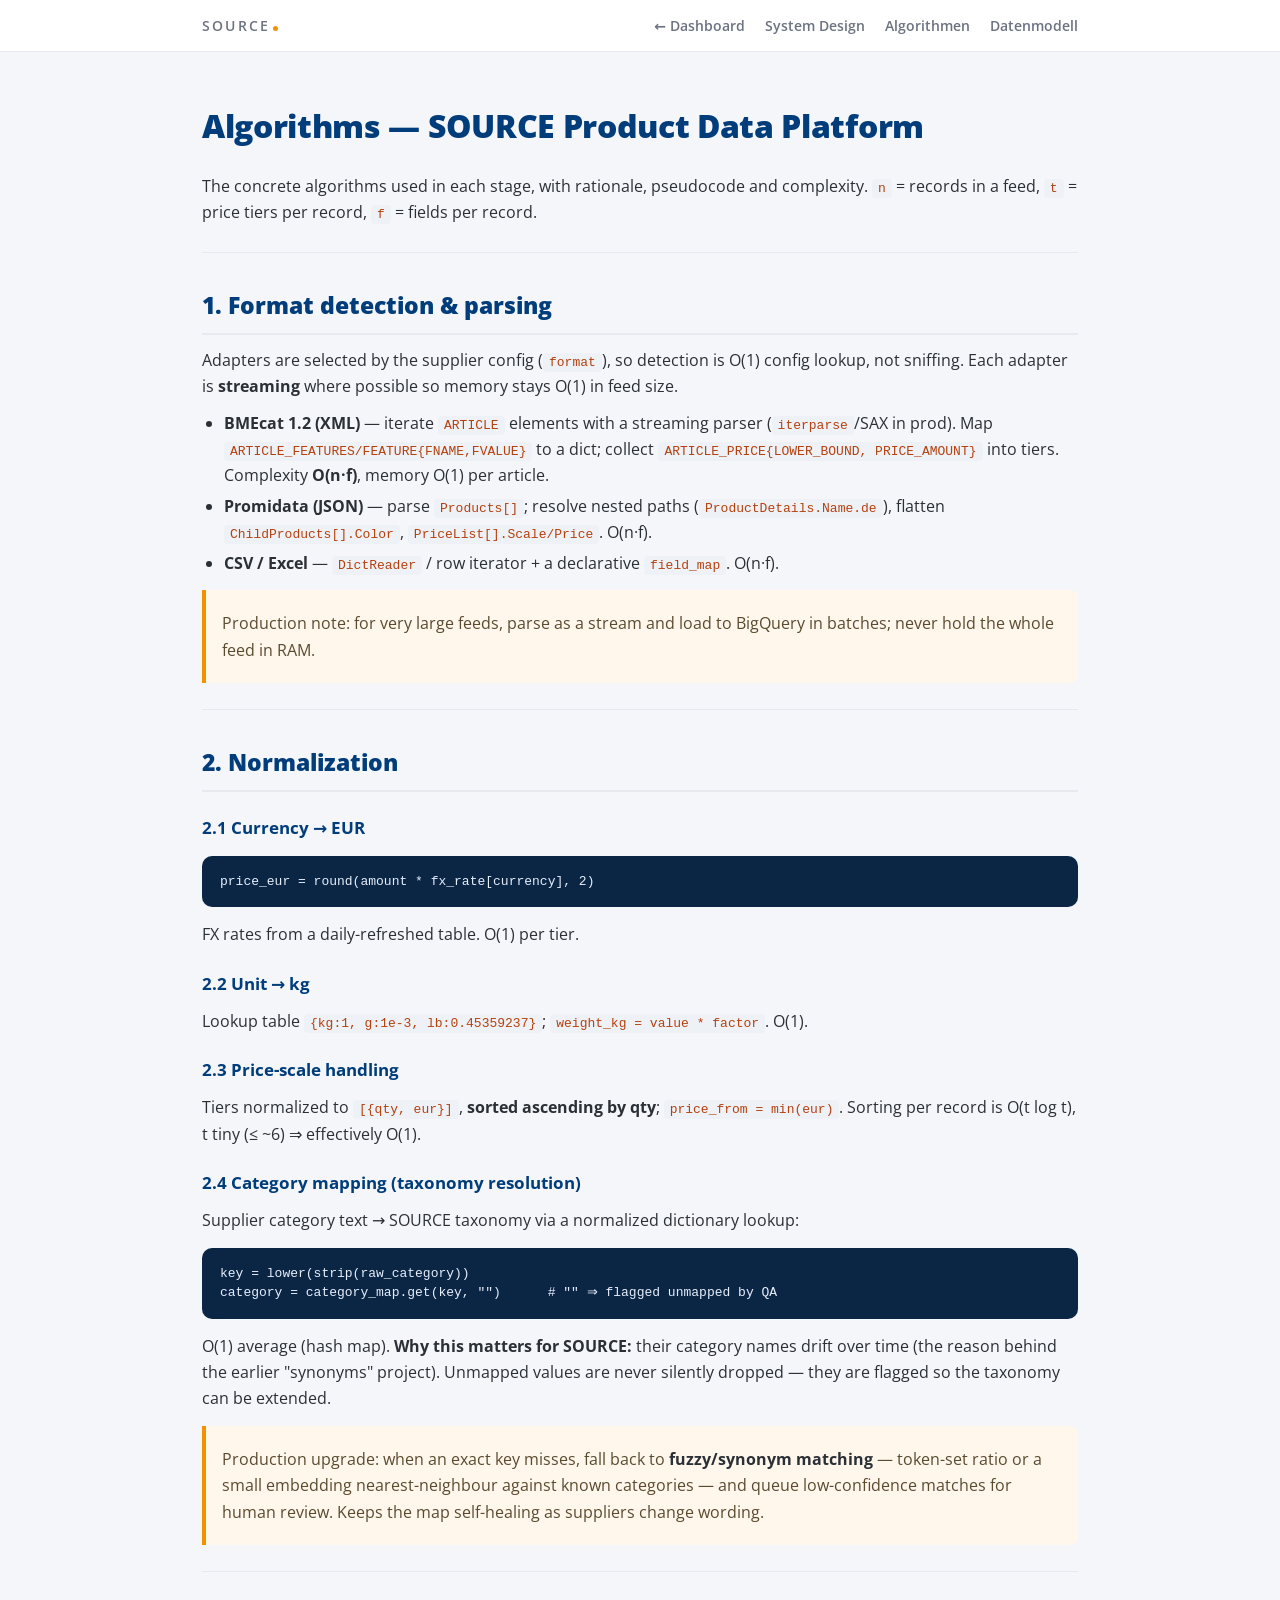
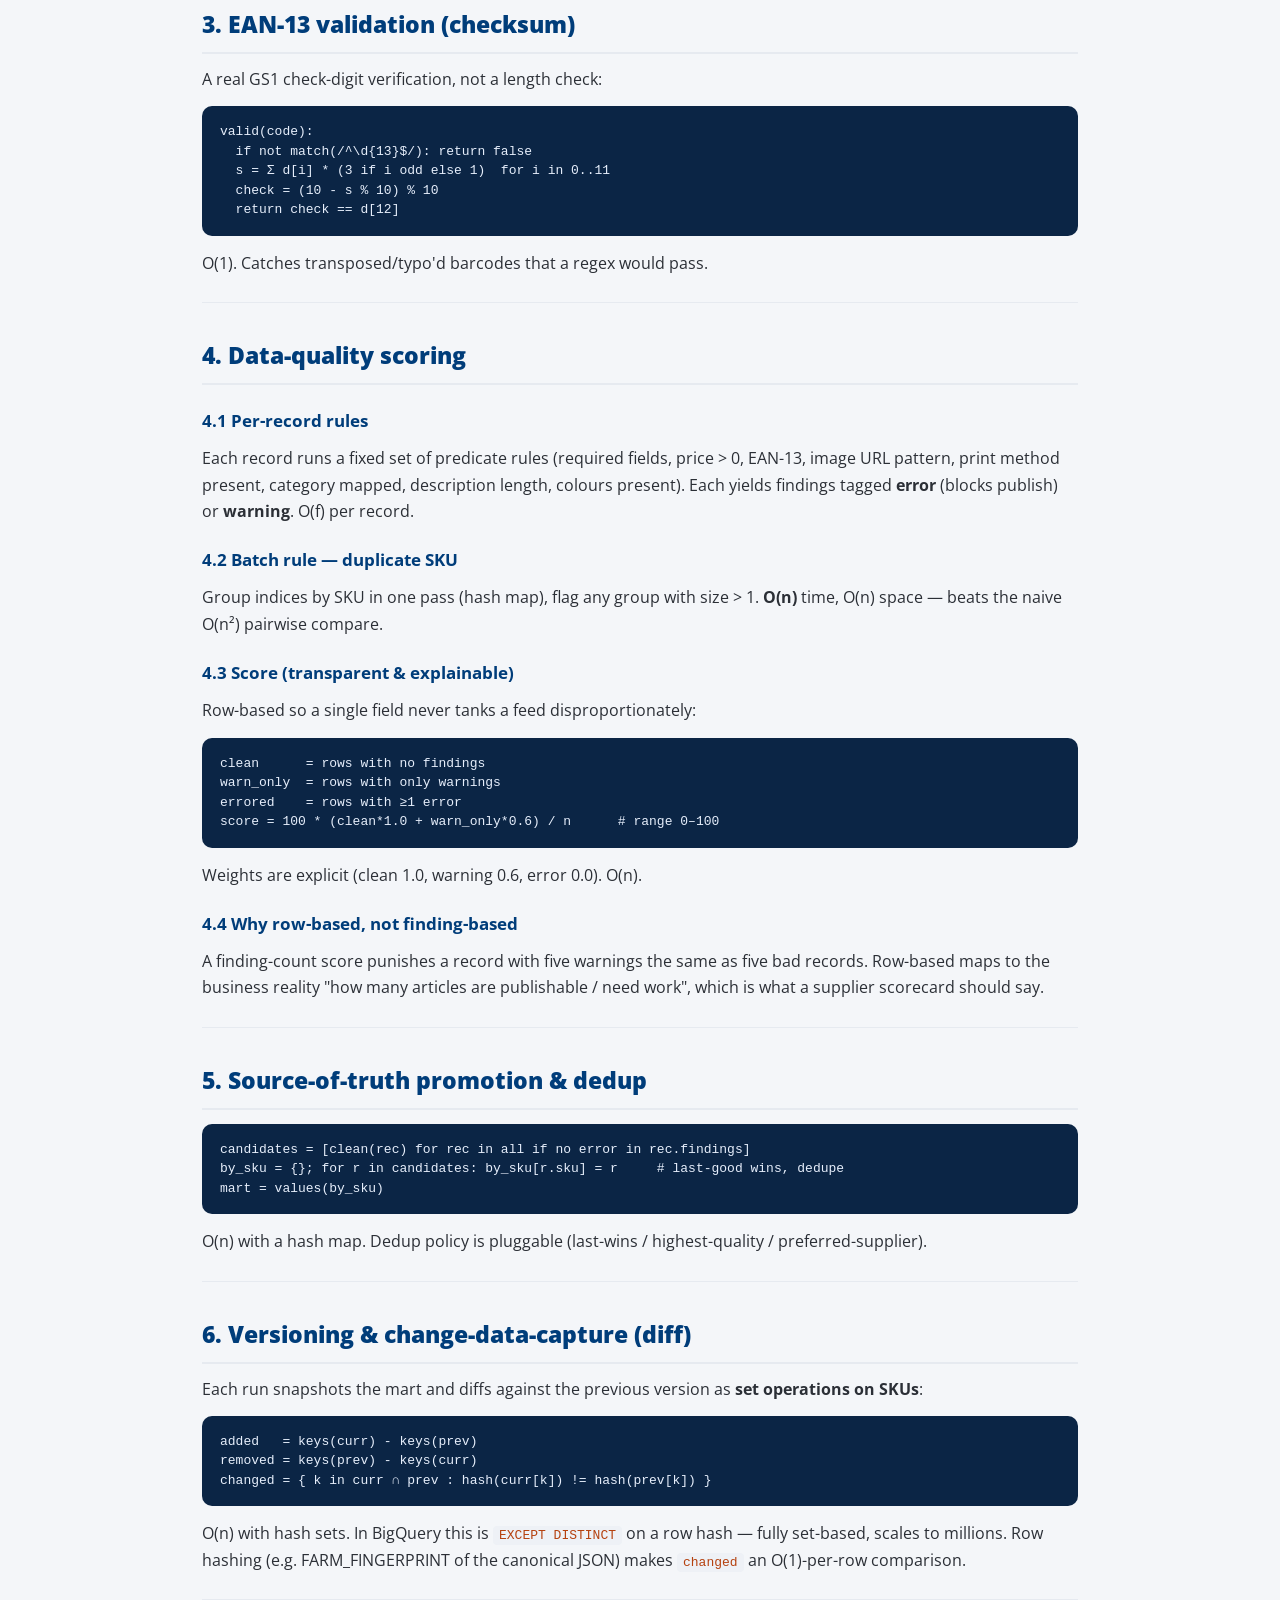
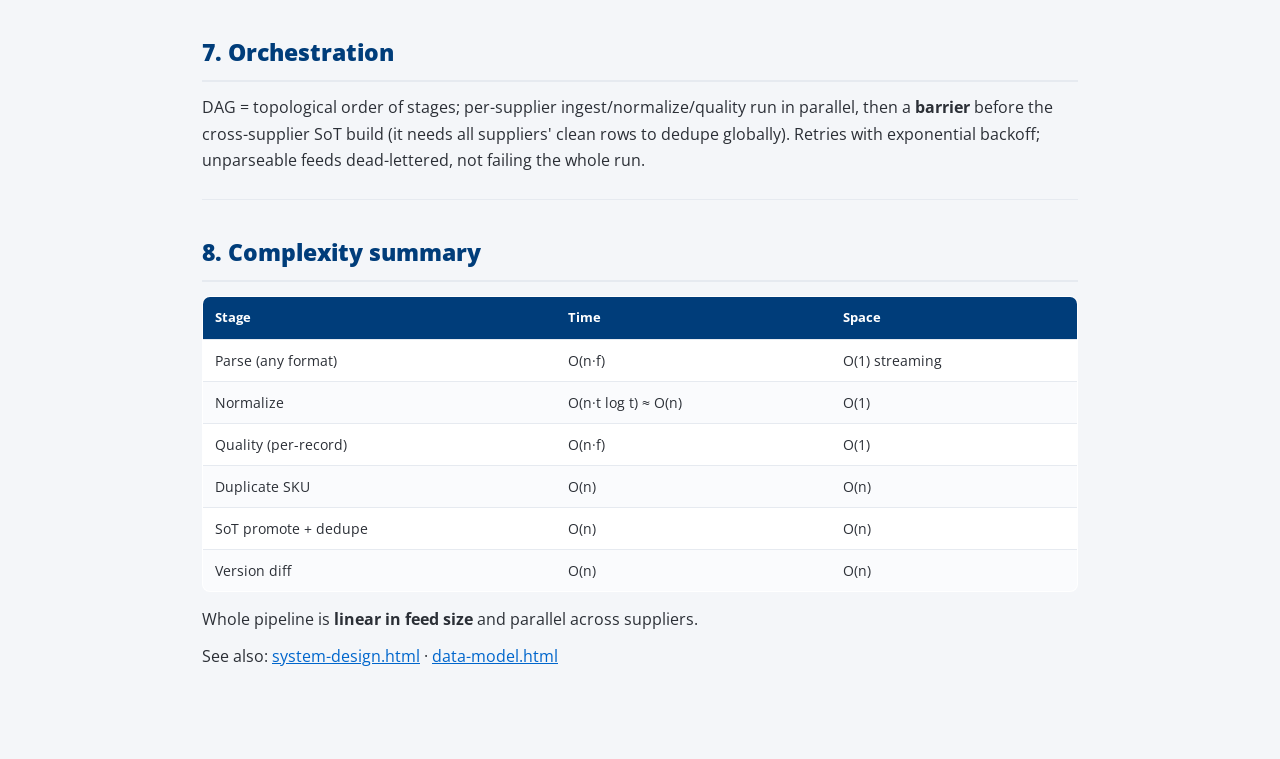
<file: docs/algorithms.html>
<!doctype html><html lang="de"><head><meta charset="utf-8">
<meta name="viewport" content="width=device-width,initial-scale=1"><title>SOURCE · Algorithmen</title>
<link rel="preconnect" href="https://fonts.googleapis.com"><link rel="preconnect" href="https://fonts.gstatic.com" crossorigin>
<link href="https://fonts.googleapis.com/css2?family=Open+Sans:wght@400;600;700;800&display=swap" rel="stylesheet">
<style>
:root{--blue:#003D7A;--orange:#F39200;--ink:#2b2f36;--muted:#6b7280;--bg:#f4f6f9;--surface:#fff;--line:#e6eaf0}
*{box-sizing:border-box;margin:0;padding:0}
body{font-family:"Open Sans",system-ui,sans-serif;color:var(--ink);background:var(--bg);line-height:1.65;-webkit-font-smoothing:antialiased}
.bar{position:sticky;top:0;z-index:10;background:rgba(255,255,255,.94);backdrop-filter:blur(8px);border-bottom:1px solid var(--line)}
.bar .in{max-width:920px;margin:0 auto;padding:14px 22px;display:flex;align-items:center;gap:22px;flex-wrap:wrap}
.wm{font-weight:800;letter-spacing:.16em;color:var(--blue);font-size:20px}.wm::after{content:"";display:inline-block;width:5px;height:5px;border-radius:50%;background:var(--orange);margin-left:3px}
.bar a{color:var(--muted);text-decoration:none;font-weight:600;font-size:14px}.bar a:hover{color:var(--blue)}
.bar .nav{margin-left:auto;display:flex;gap:20px;flex-wrap:wrap}
.doc{max-width:920px;margin:0 auto;padding:40px 22px 80px}
.doc h1{color:var(--blue);font-size:32px;font-weight:800;margin:8px 0 20px;letter-spacing:-.01em}
.doc h2{color:var(--blue);font-size:23px;font-weight:800;margin:34px 0 12px;padding-bottom:8px;border-bottom:2px solid var(--line)}
.doc h3{color:var(--blue);font-size:17px;font-weight:700;margin:22px 0 8px}
.doc h4{font-size:15px;font-weight:700;margin:16px 0 6px}
.doc p{margin:10px 0}.doc ul,.doc ol{margin:10px 0 10px 22px}.doc li{margin:4px 0}
.doc a{color:#0066CC}.doc strong{color:var(--ink)}
.doc code{background:#eef1f6;padding:2px 6px;border-radius:4px;font-family:ui-monospace,"Cascadia Code",monospace;font-size:13px;color:#b5410f}
.doc pre{background:#0b2545;color:#e6eefb;padding:16px 18px;border-radius:10px;overflow:auto;margin:14px 0;font-size:13px;line-height:1.5}
.doc pre code{background:none;color:inherit;padding:0}
.doc table{width:100%;border-collapse:collapse;margin:14px 0;font-size:14px;background:var(--surface);border:1px solid var(--line);border-radius:8px;overflow:hidden}
.doc th{background:var(--blue);color:#fff;text-align:left;padding:10px 12px;font-weight:700;font-size:13px}
.doc td{padding:9px 12px;border-top:1px solid var(--line);vertical-align:top}
.doc tr:nth-child(even) td{background:#fafbfd}
.doc blockquote{border-left:4px solid var(--orange);background:#fff7ec;padding:10px 16px;margin:14px 0;border-radius:0 8px 8px 0;color:#5b4a2e}
.doc hr{border:none;border-top:1px solid var(--line);margin:26px 0}
</style></head>
<body>
<div class="bar"><div class="in"><a href="index.html" class="wm">SOURCE</a><div class="nav"><a href="index.html">← Dashboard</a>
<a href="system-design.html">System Design</a>
<a href="algorithms.html">Algorithmen</a>
<a href="data-model.html">Datenmodell</a></div></div></div>
<div class="doc"><h1 id="algorithms-source-product-data-platform">Algorithms — SOURCE Product Data Platform</h1>
<p>The concrete algorithms used in each stage, with rationale, pseudocode and complexity.
<code>n</code> = records in a feed, <code>t</code> = price tiers per record, <code>f</code> = fields per record.</p>
<hr />
<h2 id="1-format-detection-parsing">1. Format detection &amp; parsing</h2>
<p>Adapters are selected by the supplier config (<code>format</code>), so detection is O(1) config lookup, not sniffing.
Each adapter is <strong>streaming</strong> where possible so memory stays O(1) in feed size.</p>
<ul>
<li><strong>BMEcat 1.2 (XML)</strong> — iterate <code>ARTICLE</code> elements with a streaming parser (<code>iterparse</code>/SAX in prod).
  Map <code>ARTICLE_FEATURES/FEATURE{FNAME,FVALUE}</code> to a dict; collect <code>ARTICLE_PRICE{LOWER_BOUND, PRICE_AMOUNT}</code>
  into tiers. Complexity <strong>O(n·f)</strong>, memory O(1) per article.</li>
<li><strong>Promidata (JSON)</strong> — parse <code>Products[]</code>; resolve nested paths (<code>ProductDetails.Name.de</code>),
  flatten <code>ChildProducts[].Color</code>, <code>PriceList[].Scale/Price</code>. O(n·f).</li>
<li><strong>CSV / Excel</strong> — <code>DictReader</code> / row iterator + a declarative <code>field_map</code>. O(n·f).</li>
</ul>
<blockquote>
<p>Production note: for very large feeds, parse as a stream and load to BigQuery in batches; never hold the whole feed in RAM.</p>
</blockquote>
<hr />
<h2 id="2-normalization">2. Normalization</h2>
<h3 id="21-currency-eur">2.1 Currency → EUR</h3>
<pre><code>price_eur = round(amount * fx_rate[currency], 2)
</code></pre>
<p>FX rates from a daily-refreshed table. O(1) per tier.</p>
<h3 id="22-unit-kg">2.2 Unit → kg</h3>
<p>Lookup table <code>{kg:1, g:1e-3, lb:0.45359237}</code>; <code>weight_kg = value * factor</code>. O(1).</p>
<h3 id="23-price-scale-handling">2.3 Price-scale handling</h3>
<p>Tiers normalized to <code>[{qty, eur}]</code>, <strong>sorted ascending by qty</strong>; <code>price_from = min(eur)</code>.
Sorting per record is O(t log t), t tiny (≤ ~6) ⇒ effectively O(1).</p>
<h3 id="24-category-mapping-taxonomy-resolution">2.4 Category mapping (taxonomy resolution)</h3>
<p>Supplier category text → SOURCE taxonomy via a normalized dictionary lookup:</p>
<pre><code>key = lower(strip(raw_category))
category = category_map.get(key, &quot;&quot;)      # &quot;&quot; ⇒ flagged unmapped by QA
</code></pre>
<p>O(1) average (hash map). <strong>Why this matters for SOURCE:</strong> their category names drift over time
(the reason behind the earlier "synonyms" project). Unmapped values are never silently dropped —
they are flagged so the taxonomy can be extended.</p>
<blockquote>
<p>Production upgrade: when an exact key misses, fall back to <strong>fuzzy/synonym matching</strong> —
token-set ratio or a small embedding nearest-neighbour against known categories — and queue
low-confidence matches for human review. Keeps the map self-healing as suppliers change wording.</p>
</blockquote>
<hr />
<h2 id="3-ean-13-validation-checksum">3. EAN-13 validation (checksum)</h2>
<p>A real GS1 check-digit verification, not a length check:</p>
<pre><code>valid(code):
  if not match(/^\d{13}$/): return false
  s = Σ d[i] * (3 if i odd else 1)  for i in 0..11
  check = (10 - s % 10) % 10
  return check == d[12]
</code></pre>
<p>O(1). Catches transposed/typo'd barcodes that a regex would pass.</p>
<hr />
<h2 id="4-data-quality-scoring">4. Data-quality scoring</h2>
<h3 id="41-per-record-rules">4.1 Per-record rules</h3>
<p>Each record runs a fixed set of predicate rules (required fields, price &gt; 0, EAN-13, image URL pattern,
print method present, category mapped, description length, colours present). Each yields findings tagged
<strong>error</strong> (blocks publish) or <strong>warning</strong>. O(f) per record.</p>
<h3 id="42-batch-rule-duplicate-sku">4.2 Batch rule — duplicate SKU</h3>
<p>Group indices by SKU in one pass (hash map), flag any group with size &gt; 1. <strong>O(n)</strong> time, O(n) space —
beats the naive O(n²) pairwise compare.</p>
<h3 id="43-score-transparent-explainable">4.3 Score (transparent &amp; explainable)</h3>
<p>Row-based so a single field never tanks a feed disproportionately:</p>
<pre><code>clean      = rows with no findings
warn_only  = rows with only warnings
errored    = rows with ≥1 error
score = 100 * (clean*1.0 + warn_only*0.6) / n      # range 0–100
</code></pre>
<p>Weights are explicit (clean 1.0, warning 0.6, error 0.0). O(n).</p>
<h3 id="44-why-row-based-not-finding-based">4.4 Why row-based, not finding-based</h3>
<p>A finding-count score punishes a record with five warnings the same as five bad records. Row-based maps to
the business reality "how many articles are publishable / need work", which is what a supplier scorecard should say.</p>
<hr />
<h2 id="5-source-of-truth-promotion-dedup">5. Source-of-truth promotion &amp; dedup</h2>
<pre><code>candidates = [clean(rec) for rec in all if no error in rec.findings]
by_sku = {}; for r in candidates: by_sku[r.sku] = r     # last-good wins, dedupe
mart = values(by_sku)
</code></pre>
<p>O(n) with a hash map. Dedup policy is pluggable (last-wins / highest-quality / preferred-supplier).</p>
<hr />
<h2 id="6-versioning-change-data-capture-diff">6. Versioning &amp; change-data-capture (diff)</h2>
<p>Each run snapshots the mart and diffs against the previous version as <strong>set operations on SKUs</strong>:</p>
<pre><code>added   = keys(curr) - keys(prev)
removed = keys(prev) - keys(curr)
changed = { k in curr ∩ prev : hash(curr[k]) != hash(prev[k]) }
</code></pre>
<p>O(n) with hash sets. In BigQuery this is <code>EXCEPT DISTINCT</code> on a row hash — fully set-based, scales to millions.
Row hashing (e.g. FARM_FINGERPRINT of the canonical JSON) makes <code>changed</code> an O(1)-per-row comparison.</p>
<hr />
<h2 id="7-orchestration">7. Orchestration</h2>
<p>DAG = topological order of stages; per-supplier ingest/normalize/quality run in parallel, then a <strong>barrier</strong>
before the cross-supplier SoT build (it needs all suppliers' clean rows to dedupe globally). Retries with
exponential backoff; unparseable feeds dead-lettered, not failing the whole run.</p>
<hr />
<h2 id="8-complexity-summary">8. Complexity summary</h2>
<table>
<thead>
<tr>
<th>Stage</th>
<th>Time</th>
<th>Space</th>
</tr>
</thead>
<tbody>
<tr>
<td>Parse (any format)</td>
<td>O(n·f)</td>
<td>O(1) streaming</td>
</tr>
<tr>
<td>Normalize</td>
<td>O(n·t log t) ≈ O(n)</td>
<td>O(1)</td>
</tr>
<tr>
<td>Quality (per-record)</td>
<td>O(n·f)</td>
<td>O(1)</td>
</tr>
<tr>
<td>Duplicate SKU</td>
<td>O(n)</td>
<td>O(n)</td>
</tr>
<tr>
<td>SoT promote + dedupe</td>
<td>O(n)</td>
<td>O(n)</td>
</tr>
<tr>
<td>Version diff</td>
<td>O(n)</td>
<td>O(n)</td>
</tr>
</tbody>
</table>
<p>Whole pipeline is <strong>linear in feed size</strong> and parallel across suppliers.</p>
<p>See also: <a href="system-design.html">system-design.html</a> · <a href="data-model.html">data-model.html</a></p></div>
</body></html>
</file>
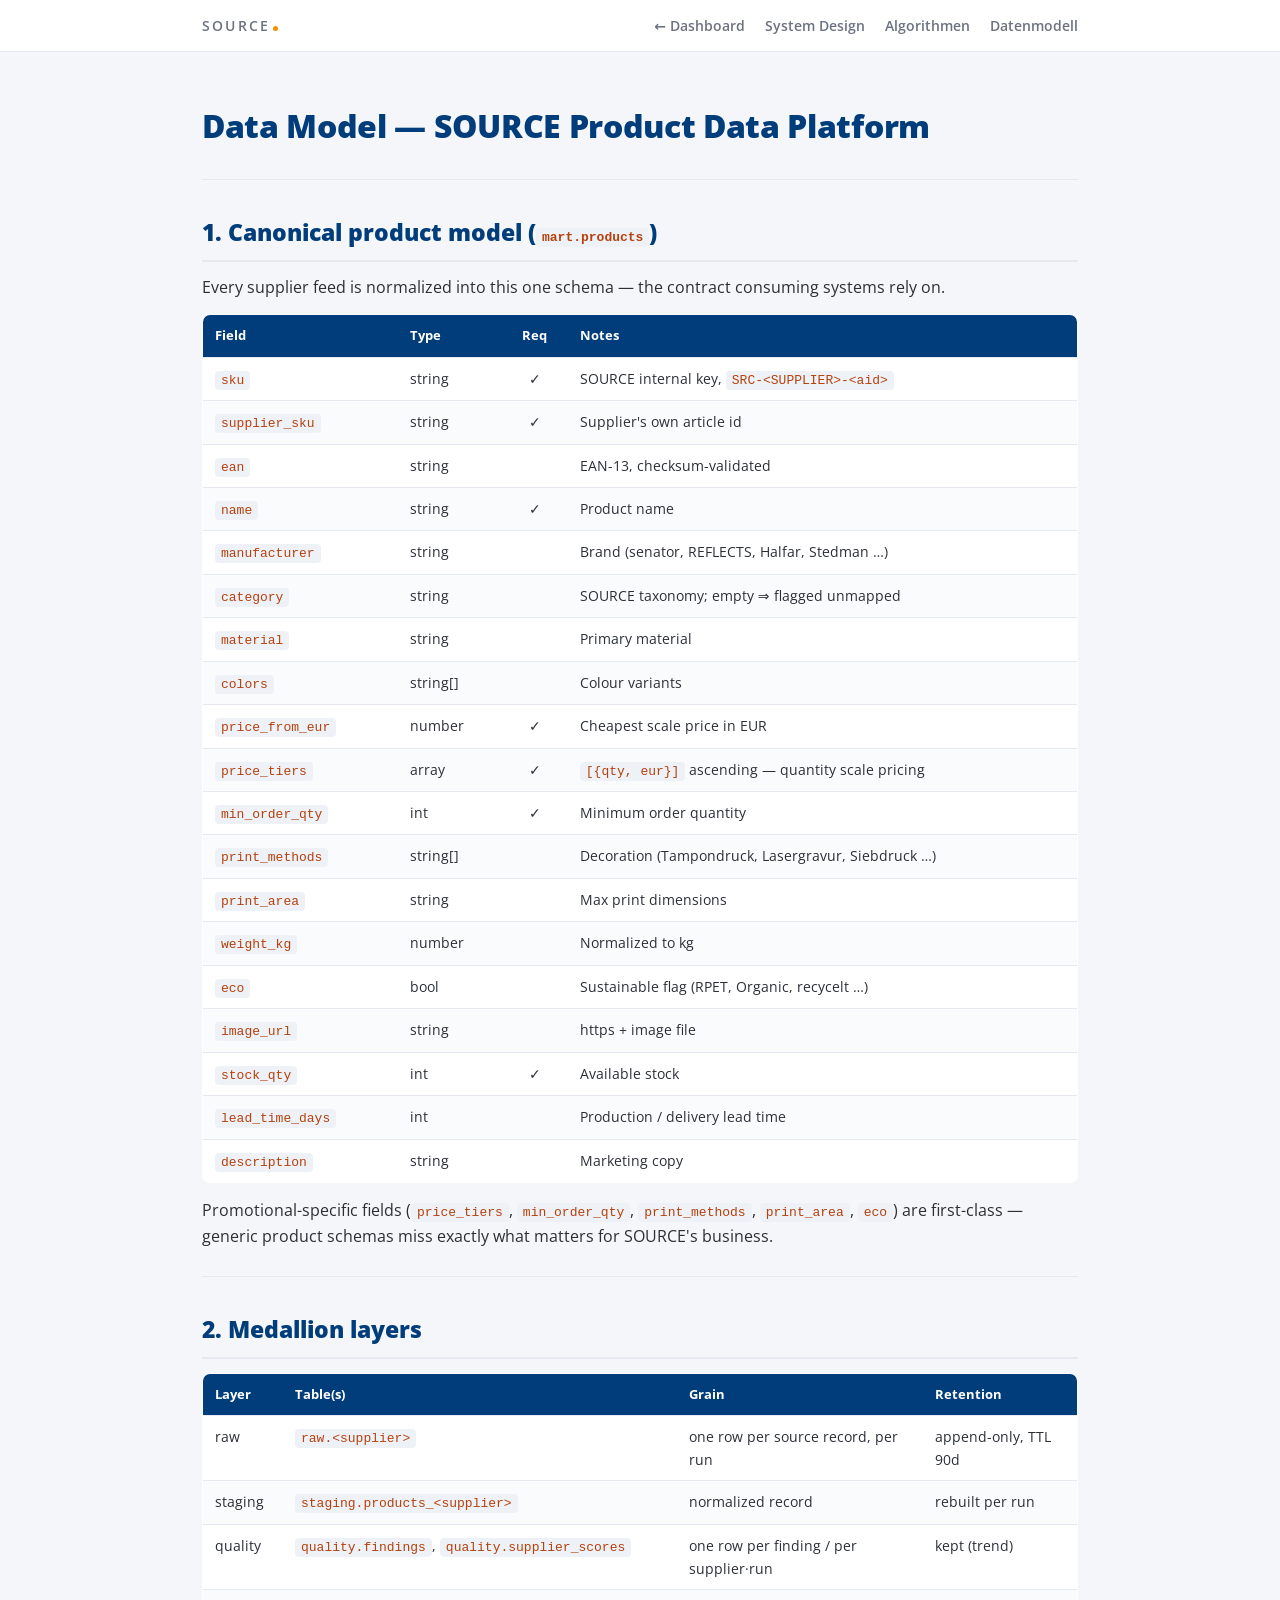
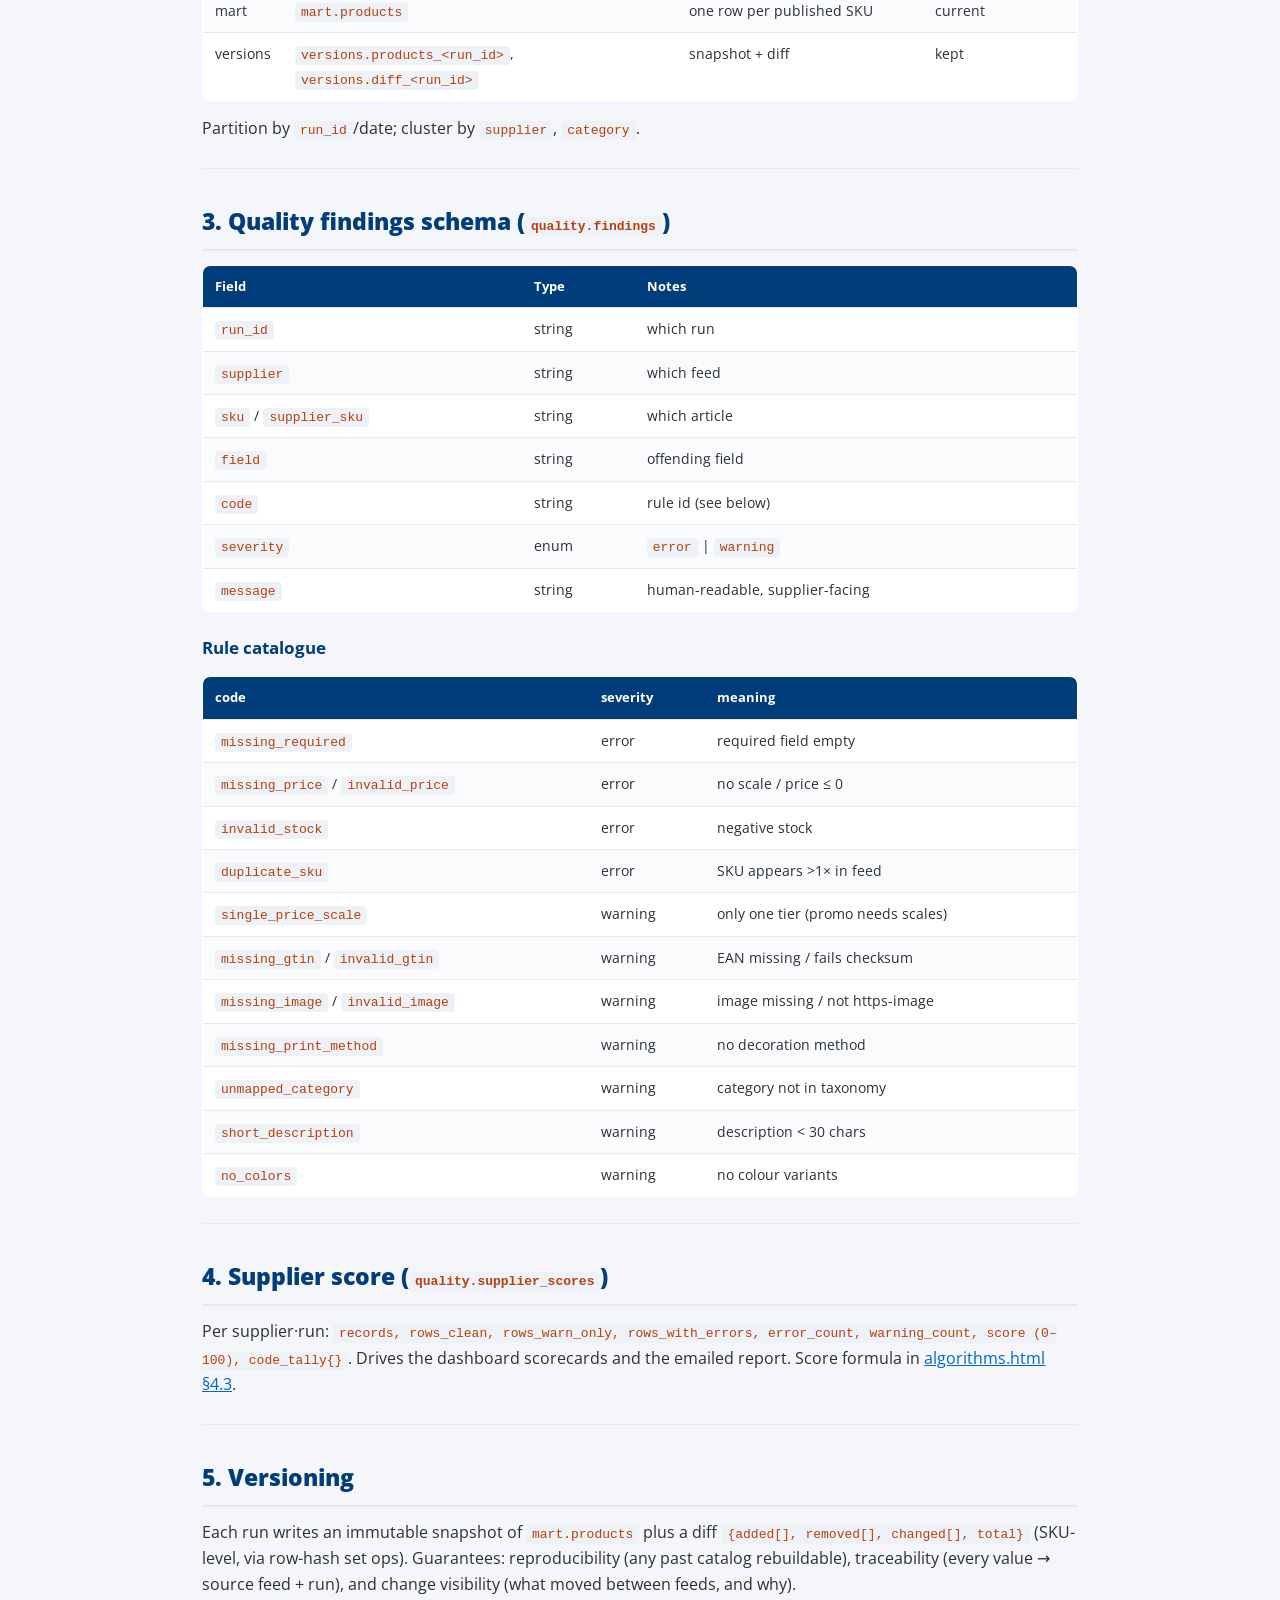
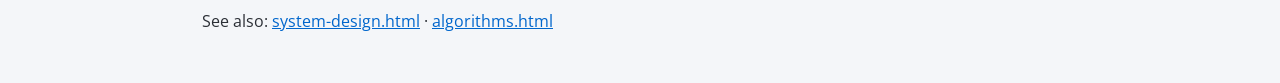
<file: docs/data-model.html>
<!doctype html><html lang="de"><head><meta charset="utf-8">
<meta name="viewport" content="width=device-width,initial-scale=1"><title>SOURCE · Datenmodell</title>
<link rel="preconnect" href="https://fonts.googleapis.com"><link rel="preconnect" href="https://fonts.gstatic.com" crossorigin>
<link href="https://fonts.googleapis.com/css2?family=Open+Sans:wght@400;600;700;800&display=swap" rel="stylesheet">
<style>
:root{--blue:#003D7A;--orange:#F39200;--ink:#2b2f36;--muted:#6b7280;--bg:#f4f6f9;--surface:#fff;--line:#e6eaf0}
*{box-sizing:border-box;margin:0;padding:0}
body{font-family:"Open Sans",system-ui,sans-serif;color:var(--ink);background:var(--bg);line-height:1.65;-webkit-font-smoothing:antialiased}
.bar{position:sticky;top:0;z-index:10;background:rgba(255,255,255,.94);backdrop-filter:blur(8px);border-bottom:1px solid var(--line)}
.bar .in{max-width:920px;margin:0 auto;padding:14px 22px;display:flex;align-items:center;gap:22px;flex-wrap:wrap}
.wm{font-weight:800;letter-spacing:.16em;color:var(--blue);font-size:20px}.wm::after{content:"";display:inline-block;width:5px;height:5px;border-radius:50%;background:var(--orange);margin-left:3px}
.bar a{color:var(--muted);text-decoration:none;font-weight:600;font-size:14px}.bar a:hover{color:var(--blue)}
.bar .nav{margin-left:auto;display:flex;gap:20px;flex-wrap:wrap}
.doc{max-width:920px;margin:0 auto;padding:40px 22px 80px}
.doc h1{color:var(--blue);font-size:32px;font-weight:800;margin:8px 0 20px;letter-spacing:-.01em}
.doc h2{color:var(--blue);font-size:23px;font-weight:800;margin:34px 0 12px;padding-bottom:8px;border-bottom:2px solid var(--line)}
.doc h3{color:var(--blue);font-size:17px;font-weight:700;margin:22px 0 8px}
.doc h4{font-size:15px;font-weight:700;margin:16px 0 6px}
.doc p{margin:10px 0}.doc ul,.doc ol{margin:10px 0 10px 22px}.doc li{margin:4px 0}
.doc a{color:#0066CC}.doc strong{color:var(--ink)}
.doc code{background:#eef1f6;padding:2px 6px;border-radius:4px;font-family:ui-monospace,"Cascadia Code",monospace;font-size:13px;color:#b5410f}
.doc pre{background:#0b2545;color:#e6eefb;padding:16px 18px;border-radius:10px;overflow:auto;margin:14px 0;font-size:13px;line-height:1.5}
.doc pre code{background:none;color:inherit;padding:0}
.doc table{width:100%;border-collapse:collapse;margin:14px 0;font-size:14px;background:var(--surface);border:1px solid var(--line);border-radius:8px;overflow:hidden}
.doc th{background:var(--blue);color:#fff;text-align:left;padding:10px 12px;font-weight:700;font-size:13px}
.doc td{padding:9px 12px;border-top:1px solid var(--line);vertical-align:top}
.doc tr:nth-child(even) td{background:#fafbfd}
.doc blockquote{border-left:4px solid var(--orange);background:#fff7ec;padding:10px 16px;margin:14px 0;border-radius:0 8px 8px 0;color:#5b4a2e}
.doc hr{border:none;border-top:1px solid var(--line);margin:26px 0}
</style></head>
<body>
<div class="bar"><div class="in"><a href="index.html" class="wm">SOURCE</a><div class="nav"><a href="index.html">← Dashboard</a>
<a href="system-design.html">System Design</a>
<a href="algorithms.html">Algorithmen</a>
<a href="data-model.html">Datenmodell</a></div></div></div>
<div class="doc"><h1 id="data-model-source-product-data-platform">Data Model — SOURCE Product Data Platform</h1>
<hr />
<h2 id="1-canonical-product-model-martproducts">1. Canonical product model (<code>mart.products</code>)</h2>
<p>Every supplier feed is normalized into this one schema — the contract consuming systems rely on.</p>
<table>
<thead>
<tr>
<th>Field</th>
<th>Type</th>
<th style="text-align: center;">Req</th>
<th>Notes</th>
</tr>
</thead>
<tbody>
<tr>
<td><code>sku</code></td>
<td>string</td>
<td style="text-align: center;">✓</td>
<td>SOURCE internal key, <code>SRC-&lt;SUPPLIER&gt;-&lt;aid&gt;</code></td>
</tr>
<tr>
<td><code>supplier_sku</code></td>
<td>string</td>
<td style="text-align: center;">✓</td>
<td>Supplier's own article id</td>
</tr>
<tr>
<td><code>ean</code></td>
<td>string</td>
<td style="text-align: center;"></td>
<td>EAN-13, checksum-validated</td>
</tr>
<tr>
<td><code>name</code></td>
<td>string</td>
<td style="text-align: center;">✓</td>
<td>Product name</td>
</tr>
<tr>
<td><code>manufacturer</code></td>
<td>string</td>
<td style="text-align: center;"></td>
<td>Brand (senator, REFLECTS, Halfar, Stedman …)</td>
</tr>
<tr>
<td><code>category</code></td>
<td>string</td>
<td style="text-align: center;"></td>
<td>SOURCE taxonomy; empty ⇒ flagged unmapped</td>
</tr>
<tr>
<td><code>material</code></td>
<td>string</td>
<td style="text-align: center;"></td>
<td>Primary material</td>
</tr>
<tr>
<td><code>colors</code></td>
<td>string[]</td>
<td style="text-align: center;"></td>
<td>Colour variants</td>
</tr>
<tr>
<td><code>price_from_eur</code></td>
<td>number</td>
<td style="text-align: center;">✓</td>
<td>Cheapest scale price in EUR</td>
</tr>
<tr>
<td><code>price_tiers</code></td>
<td>array</td>
<td style="text-align: center;">✓</td>
<td><code>[{qty, eur}]</code> ascending — quantity scale pricing</td>
</tr>
<tr>
<td><code>min_order_qty</code></td>
<td>int</td>
<td style="text-align: center;">✓</td>
<td>Minimum order quantity</td>
</tr>
<tr>
<td><code>print_methods</code></td>
<td>string[]</td>
<td style="text-align: center;"></td>
<td>Decoration (Tampondruck, Lasergravur, Siebdruck …)</td>
</tr>
<tr>
<td><code>print_area</code></td>
<td>string</td>
<td style="text-align: center;"></td>
<td>Max print dimensions</td>
</tr>
<tr>
<td><code>weight_kg</code></td>
<td>number</td>
<td style="text-align: center;"></td>
<td>Normalized to kg</td>
</tr>
<tr>
<td><code>eco</code></td>
<td>bool</td>
<td style="text-align: center;"></td>
<td>Sustainable flag (RPET, Organic, recycelt …)</td>
</tr>
<tr>
<td><code>image_url</code></td>
<td>string</td>
<td style="text-align: center;"></td>
<td>https + image file</td>
</tr>
<tr>
<td><code>stock_qty</code></td>
<td>int</td>
<td style="text-align: center;">✓</td>
<td>Available stock</td>
</tr>
<tr>
<td><code>lead_time_days</code></td>
<td>int</td>
<td style="text-align: center;"></td>
<td>Production / delivery lead time</td>
</tr>
<tr>
<td><code>description</code></td>
<td>string</td>
<td style="text-align: center;"></td>
<td>Marketing copy</td>
</tr>
</tbody>
</table>
<p>Promotional-specific fields (<code>price_tiers</code>, <code>min_order_qty</code>, <code>print_methods</code>, <code>print_area</code>, <code>eco</code>)
are first-class — generic product schemas miss exactly what matters for SOURCE's business.</p>
<hr />
<h2 id="2-medallion-layers">2. Medallion layers</h2>
<table>
<thead>
<tr>
<th>Layer</th>
<th>Table(s)</th>
<th>Grain</th>
<th>Retention</th>
</tr>
</thead>
<tbody>
<tr>
<td>raw</td>
<td><code>raw.&lt;supplier&gt;</code></td>
<td>one row per source record, per run</td>
<td>append-only, TTL 90d</td>
</tr>
<tr>
<td>staging</td>
<td><code>staging.products_&lt;supplier&gt;</code></td>
<td>normalized record</td>
<td>rebuilt per run</td>
</tr>
<tr>
<td>quality</td>
<td><code>quality.findings</code>, <code>quality.supplier_scores</code></td>
<td>one row per finding / per supplier·run</td>
<td>kept (trend)</td>
</tr>
<tr>
<td>mart</td>
<td><code>mart.products</code></td>
<td>one row per published SKU</td>
<td>current</td>
</tr>
<tr>
<td>versions</td>
<td><code>versions.products_&lt;run_id&gt;</code>, <code>versions.diff_&lt;run_id&gt;</code></td>
<td>snapshot + diff</td>
<td>kept</td>
</tr>
</tbody>
</table>
<p>Partition by <code>run_id</code>/date; cluster by <code>supplier</code>, <code>category</code>.</p>
<hr />
<h2 id="3-quality-findings-schema-qualityfindings">3. Quality findings schema (<code>quality.findings</code>)</h2>
<table>
<thead>
<tr>
<th>Field</th>
<th>Type</th>
<th>Notes</th>
</tr>
</thead>
<tbody>
<tr>
<td><code>run_id</code></td>
<td>string</td>
<td>which run</td>
</tr>
<tr>
<td><code>supplier</code></td>
<td>string</td>
<td>which feed</td>
</tr>
<tr>
<td><code>sku</code> / <code>supplier_sku</code></td>
<td>string</td>
<td>which article</td>
</tr>
<tr>
<td><code>field</code></td>
<td>string</td>
<td>offending field</td>
</tr>
<tr>
<td><code>code</code></td>
<td>string</td>
<td>rule id (see below)</td>
</tr>
<tr>
<td><code>severity</code></td>
<td>enum</td>
<td><code>error</code> | <code>warning</code></td>
</tr>
<tr>
<td><code>message</code></td>
<td>string</td>
<td>human-readable, supplier-facing</td>
</tr>
</tbody>
</table>
<h3 id="rule-catalogue">Rule catalogue</h3>
<table>
<thead>
<tr>
<th>code</th>
<th>severity</th>
<th>meaning</th>
</tr>
</thead>
<tbody>
<tr>
<td><code>missing_required</code></td>
<td>error</td>
<td>required field empty</td>
</tr>
<tr>
<td><code>missing_price</code> / <code>invalid_price</code></td>
<td>error</td>
<td>no scale / price ≤ 0</td>
</tr>
<tr>
<td><code>invalid_stock</code></td>
<td>error</td>
<td>negative stock</td>
</tr>
<tr>
<td><code>duplicate_sku</code></td>
<td>error</td>
<td>SKU appears &gt;1× in feed</td>
</tr>
<tr>
<td><code>single_price_scale</code></td>
<td>warning</td>
<td>only one tier (promo needs scales)</td>
</tr>
<tr>
<td><code>missing_gtin</code> / <code>invalid_gtin</code></td>
<td>warning</td>
<td>EAN missing / fails checksum</td>
</tr>
<tr>
<td><code>missing_image</code> / <code>invalid_image</code></td>
<td>warning</td>
<td>image missing / not https-image</td>
</tr>
<tr>
<td><code>missing_print_method</code></td>
<td>warning</td>
<td>no decoration method</td>
</tr>
<tr>
<td><code>unmapped_category</code></td>
<td>warning</td>
<td>category not in taxonomy</td>
</tr>
<tr>
<td><code>short_description</code></td>
<td>warning</td>
<td>description &lt; 30 chars</td>
</tr>
<tr>
<td><code>no_colors</code></td>
<td>warning</td>
<td>no colour variants</td>
</tr>
</tbody>
</table>
<hr />
<h2 id="4-supplier-score-qualitysupplier_scores">4. Supplier score (<code>quality.supplier_scores</code>)</h2>
<p>Per supplier·run: <code>records, rows_clean, rows_warn_only, rows_with_errors, error_count,
warning_count, score (0–100), code_tally{}</code>. Drives the dashboard scorecards and the emailed report.
Score formula in <a href="algorithms.html">algorithms.html §4.3</a>.</p>
<hr />
<h2 id="5-versioning">5. Versioning</h2>
<p>Each run writes an immutable snapshot of <code>mart.products</code> plus a diff
<code>{added[], removed[], changed[], total}</code> (SKU-level, via row-hash set ops). Guarantees:
reproducibility (any past catalog rebuildable), traceability (every value → source feed + run),
and change visibility (what moved between feeds, and why).</p>
<p>See also: <a href="system-design.html">system-design.html</a> · <a href="algorithms.html">algorithms.html</a></p></div>
</body></html>
</file>
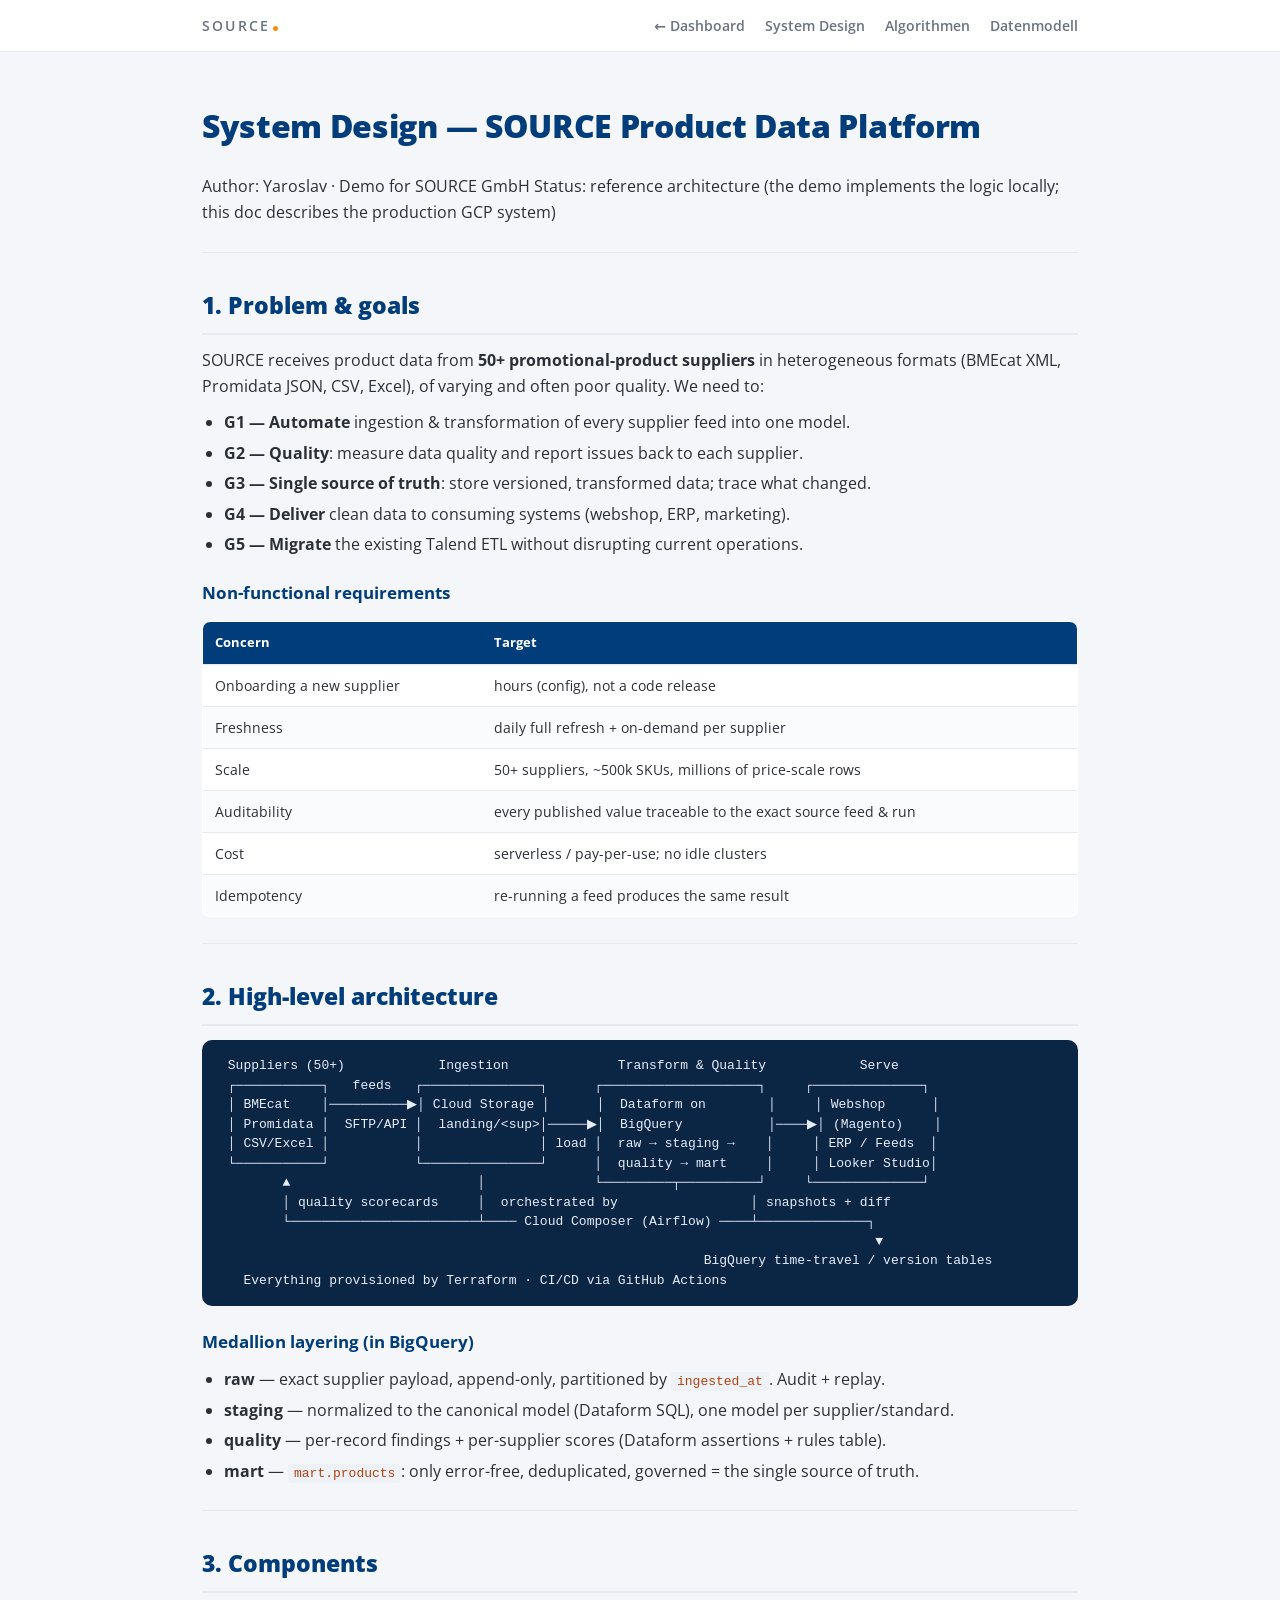
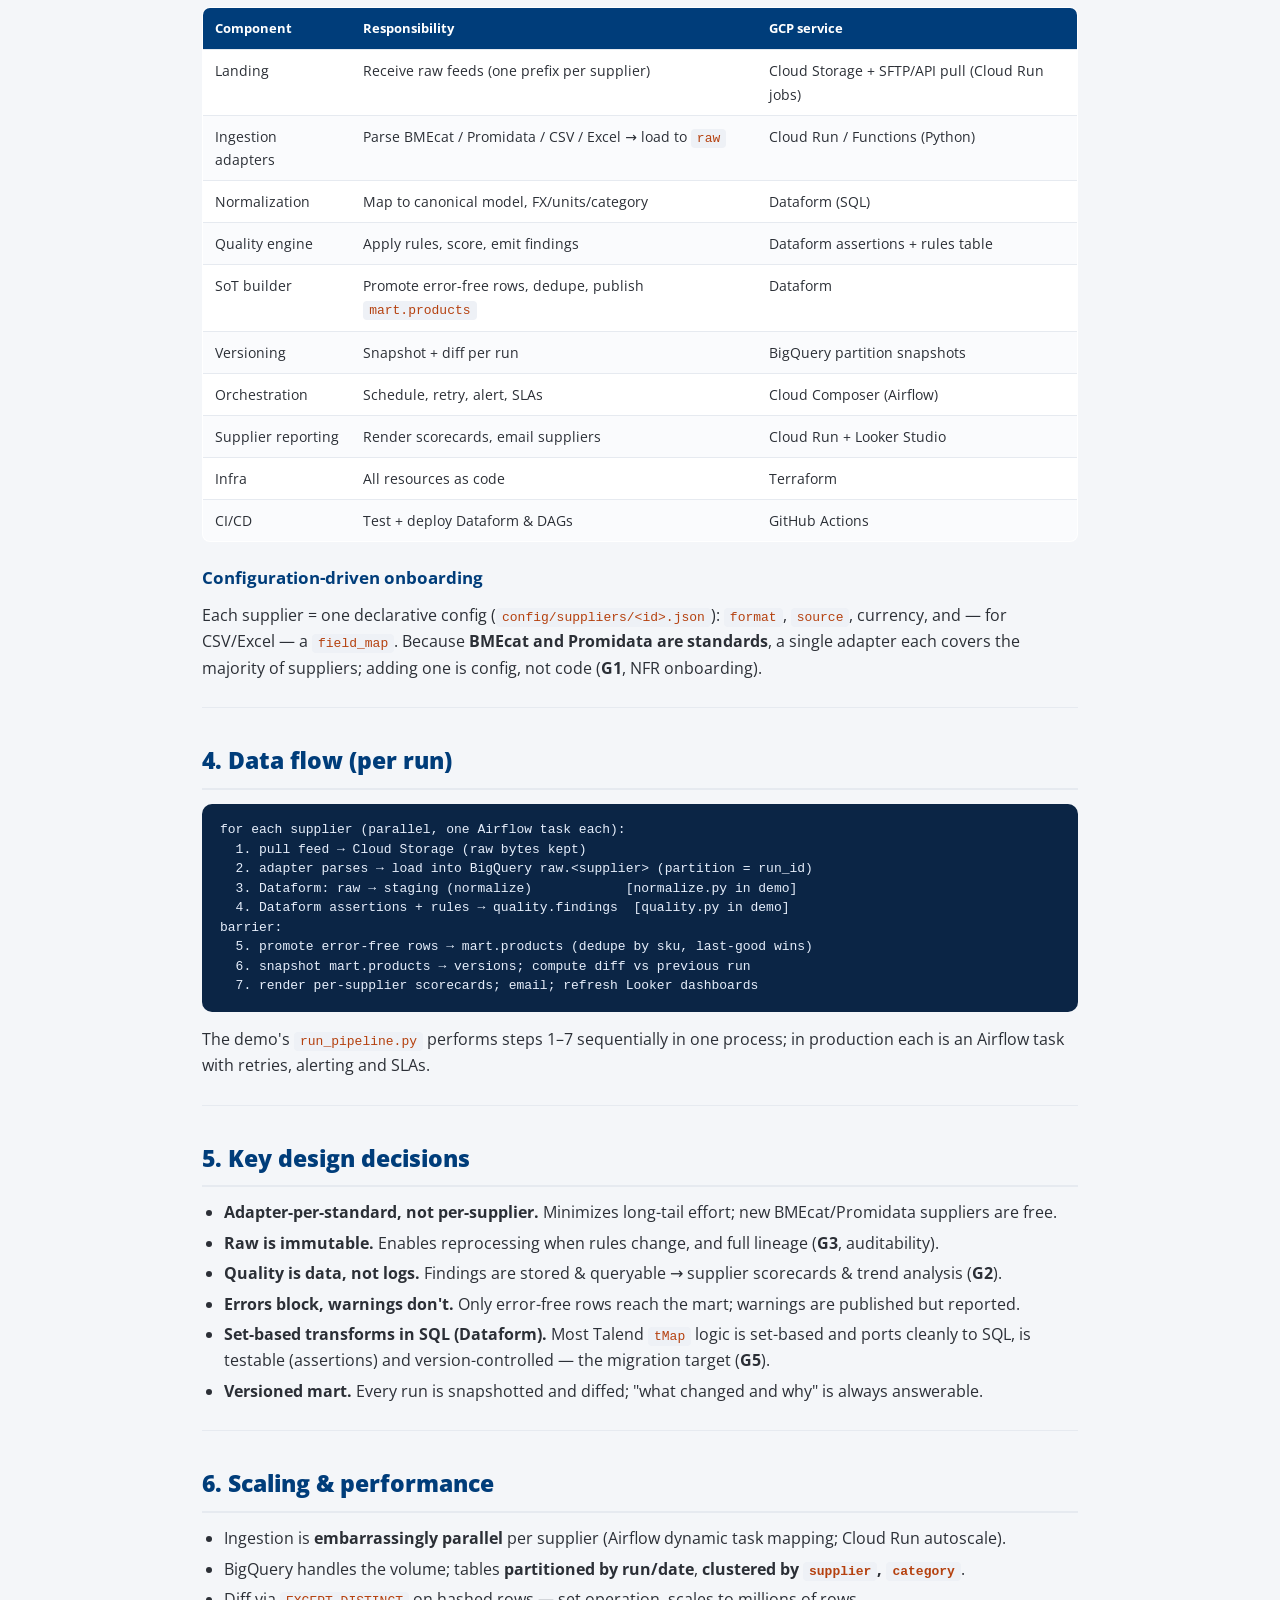
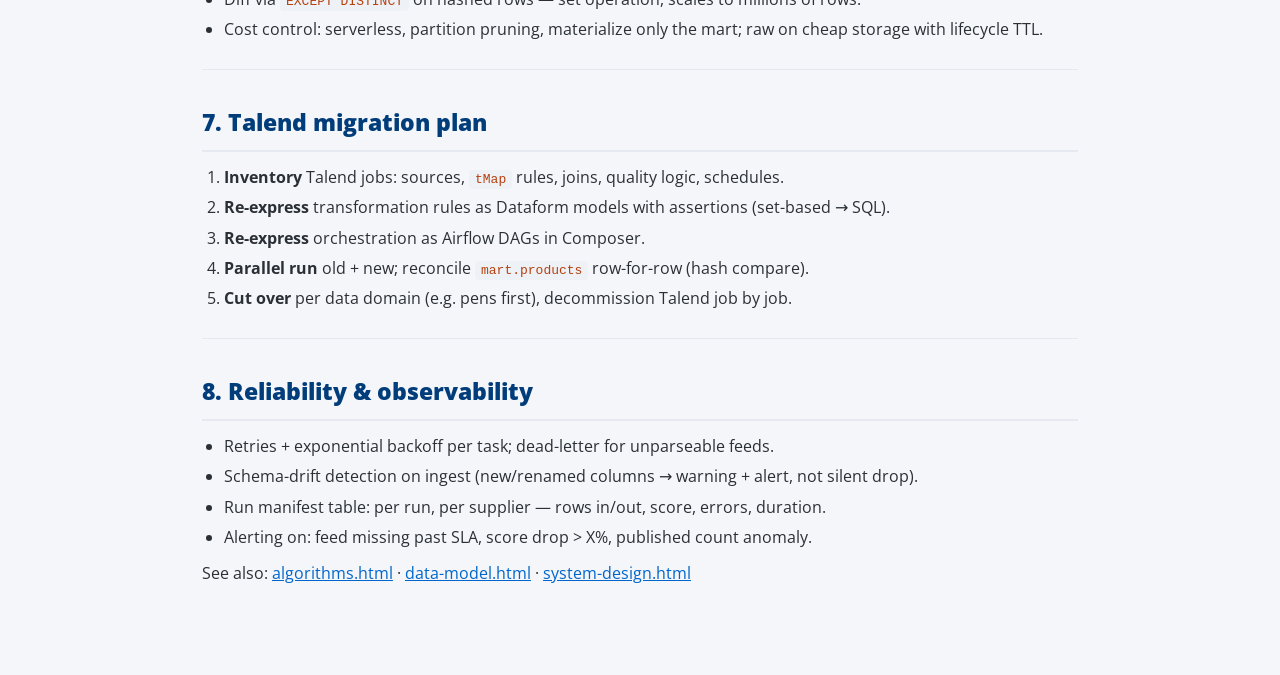
<file: docs/system-design.html>
<!doctype html><html lang="de"><head><meta charset="utf-8">
<meta name="viewport" content="width=device-width,initial-scale=1"><title>SOURCE · System Design</title>
<link rel="preconnect" href="https://fonts.googleapis.com"><link rel="preconnect" href="https://fonts.gstatic.com" crossorigin>
<link href="https://fonts.googleapis.com/css2?family=Open+Sans:wght@400;600;700;800&display=swap" rel="stylesheet">
<style>
:root{--blue:#003D7A;--orange:#F39200;--ink:#2b2f36;--muted:#6b7280;--bg:#f4f6f9;--surface:#fff;--line:#e6eaf0}
*{box-sizing:border-box;margin:0;padding:0}
body{font-family:"Open Sans",system-ui,sans-serif;color:var(--ink);background:var(--bg);line-height:1.65;-webkit-font-smoothing:antialiased}
.bar{position:sticky;top:0;z-index:10;background:rgba(255,255,255,.94);backdrop-filter:blur(8px);border-bottom:1px solid var(--line)}
.bar .in{max-width:920px;margin:0 auto;padding:14px 22px;display:flex;align-items:center;gap:22px;flex-wrap:wrap}
.wm{font-weight:800;letter-spacing:.16em;color:var(--blue);font-size:20px}.wm::after{content:"";display:inline-block;width:5px;height:5px;border-radius:50%;background:var(--orange);margin-left:3px}
.bar a{color:var(--muted);text-decoration:none;font-weight:600;font-size:14px}.bar a:hover{color:var(--blue)}
.bar .nav{margin-left:auto;display:flex;gap:20px;flex-wrap:wrap}
.doc{max-width:920px;margin:0 auto;padding:40px 22px 80px}
.doc h1{color:var(--blue);font-size:32px;font-weight:800;margin:8px 0 20px;letter-spacing:-.01em}
.doc h2{color:var(--blue);font-size:23px;font-weight:800;margin:34px 0 12px;padding-bottom:8px;border-bottom:2px solid var(--line)}
.doc h3{color:var(--blue);font-size:17px;font-weight:700;margin:22px 0 8px}
.doc h4{font-size:15px;font-weight:700;margin:16px 0 6px}
.doc p{margin:10px 0}.doc ul,.doc ol{margin:10px 0 10px 22px}.doc li{margin:4px 0}
.doc a{color:#0066CC}.doc strong{color:var(--ink)}
.doc code{background:#eef1f6;padding:2px 6px;border-radius:4px;font-family:ui-monospace,"Cascadia Code",monospace;font-size:13px;color:#b5410f}
.doc pre{background:#0b2545;color:#e6eefb;padding:16px 18px;border-radius:10px;overflow:auto;margin:14px 0;font-size:13px;line-height:1.5}
.doc pre code{background:none;color:inherit;padding:0}
.doc table{width:100%;border-collapse:collapse;margin:14px 0;font-size:14px;background:var(--surface);border:1px solid var(--line);border-radius:8px;overflow:hidden}
.doc th{background:var(--blue);color:#fff;text-align:left;padding:10px 12px;font-weight:700;font-size:13px}
.doc td{padding:9px 12px;border-top:1px solid var(--line);vertical-align:top}
.doc tr:nth-child(even) td{background:#fafbfd}
.doc blockquote{border-left:4px solid var(--orange);background:#fff7ec;padding:10px 16px;margin:14px 0;border-radius:0 8px 8px 0;color:#5b4a2e}
.doc hr{border:none;border-top:1px solid var(--line);margin:26px 0}
</style></head>
<body>
<div class="bar"><div class="in"><a href="index.html" class="wm">SOURCE</a><div class="nav"><a href="index.html">← Dashboard</a>
<a href="system-design.html">System Design</a>
<a href="algorithms.html">Algorithmen</a>
<a href="data-model.html">Datenmodell</a></div></div></div>
<div class="doc"><h1 id="system-design-source-product-data-platform">System Design — SOURCE Product Data Platform</h1>
<p>Author: Yaroslav · Demo for SOURCE GmbH
Status: reference architecture (the demo implements the logic locally; this doc describes the production GCP system)</p>
<hr />
<h2 id="1-problem-goals">1. Problem &amp; goals</h2>
<p>SOURCE receives product data from <strong>50+ promotional-product suppliers</strong> in heterogeneous formats
(BMEcat XML, Promidata JSON, CSV, Excel), of varying and often poor quality. We need to:</p>
<ul>
<li><strong>G1 — Automate</strong> ingestion &amp; transformation of every supplier feed into one model.</li>
<li><strong>G2 — Quality</strong>: measure data quality and report issues back to each supplier.</li>
<li><strong>G3 — Single source of truth</strong>: store versioned, transformed data; trace what changed.</li>
<li><strong>G4 — Deliver</strong> clean data to consuming systems (webshop, ERP, marketing).</li>
<li><strong>G5 — Migrate</strong> the existing Talend ETL without disrupting current operations.</li>
</ul>
<h3 id="non-functional-requirements">Non-functional requirements</h3>
<table>
<thead>
<tr>
<th>Concern</th>
<th>Target</th>
</tr>
</thead>
<tbody>
<tr>
<td>Onboarding a new supplier</td>
<td>hours (config), not a code release</td>
</tr>
<tr>
<td>Freshness</td>
<td>daily full refresh + on-demand per supplier</td>
</tr>
<tr>
<td>Scale</td>
<td>50+ suppliers, ~500k SKUs, millions of price-scale rows</td>
</tr>
<tr>
<td>Auditability</td>
<td>every published value traceable to the exact source feed &amp; run</td>
</tr>
<tr>
<td>Cost</td>
<td>serverless / pay-per-use; no idle clusters</td>
</tr>
<tr>
<td>Idempotency</td>
<td>re-running a feed produces the same result</td>
</tr>
</tbody>
</table>
<hr />
<h2 id="2-high-level-architecture">2. High-level architecture</h2>
<pre><code> Suppliers (50+)            Ingestion              Transform &amp; Quality            Serve
 ┌───────────┐   feeds   ┌───────────────┐      ┌────────────────────┐     ┌──────────────┐
 │ BMEcat    │──────────▶│ Cloud Storage │      │  Dataform on        │     │ Webshop      │
 │ Promidata │  SFTP/API │  landing/&lt;sup&gt;│─────▶│  BigQuery           │────▶│ (Magento)    │
 │ CSV/Excel │           │               │ load │  raw → staging →    │     │ ERP / Feeds  │
 └───────────┘           └───────────────┘      │  quality → mart     │     │ Looker Studio│
        ▲                        │              └─────────┬──────────┘     └──────────────┘
        │ quality scorecards     │  orchestrated by                 │ snapshots + diff
        └────────────────────────┴──── Cloud Composer (Airflow) ────┴──────────────┐
                                                                                    ▼
                                                              BigQuery time-travel / version tables
   Everything provisioned by Terraform · CI/CD via GitHub Actions
</code></pre>
<h3 id="medallion-layering-in-bigquery">Medallion layering (in BigQuery)</h3>
<ul>
<li><strong>raw</strong> — exact supplier payload, append-only, partitioned by <code>ingested_at</code>. Audit + replay.</li>
<li><strong>staging</strong> — normalized to the canonical model (Dataform SQL), one model per supplier/standard.</li>
<li><strong>quality</strong> — per-record findings + per-supplier scores (Dataform assertions + rules table).</li>
<li><strong>mart</strong> — <code>mart.products</code>: only error-free, deduplicated, governed = the single source of truth.</li>
</ul>
<hr />
<h2 id="3-components">3. Components</h2>
<table>
<thead>
<tr>
<th>Component</th>
<th>Responsibility</th>
<th>GCP service</th>
</tr>
</thead>
<tbody>
<tr>
<td>Landing</td>
<td>Receive raw feeds (one prefix per supplier)</td>
<td>Cloud Storage + SFTP/API pull (Cloud Run jobs)</td>
</tr>
<tr>
<td>Ingestion adapters</td>
<td>Parse BMEcat / Promidata / CSV / Excel → load to <code>raw</code></td>
<td>Cloud Run / Functions (Python)</td>
</tr>
<tr>
<td>Normalization</td>
<td>Map to canonical model, FX/units/category</td>
<td>Dataform (SQL)</td>
</tr>
<tr>
<td>Quality engine</td>
<td>Apply rules, score, emit findings</td>
<td>Dataform assertions + rules table</td>
</tr>
<tr>
<td>SoT builder</td>
<td>Promote error-free rows, dedupe, publish <code>mart.products</code></td>
<td>Dataform</td>
</tr>
<tr>
<td>Versioning</td>
<td>Snapshot + diff per run</td>
<td>BigQuery partition snapshots</td>
</tr>
<tr>
<td>Orchestration</td>
<td>Schedule, retry, alert, SLAs</td>
<td>Cloud Composer (Airflow)</td>
</tr>
<tr>
<td>Supplier reporting</td>
<td>Render scorecards, email suppliers</td>
<td>Cloud Run + Looker Studio</td>
</tr>
<tr>
<td>Infra</td>
<td>All resources as code</td>
<td>Terraform</td>
</tr>
<tr>
<td>CI/CD</td>
<td>Test + deploy Dataform &amp; DAGs</td>
<td>GitHub Actions</td>
</tr>
</tbody>
</table>
<h3 id="configuration-driven-onboarding">Configuration-driven onboarding</h3>
<p>Each supplier = one declarative config (<code>config/suppliers/&lt;id&gt;.json</code>): <code>format</code>, <code>source</code>, currency,
and — for CSV/Excel — a <code>field_map</code>. Because <strong>BMEcat and Promidata are standards</strong>, a single adapter
each covers the majority of suppliers; adding one is config, not code (<strong>G1</strong>, NFR onboarding).</p>
<hr />
<h2 id="4-data-flow-per-run">4. Data flow (per run)</h2>
<pre><code>for each supplier (parallel, one Airflow task each):
  1. pull feed → Cloud Storage (raw bytes kept)
  2. adapter parses → load into BigQuery raw.&lt;supplier&gt; (partition = run_id)
  3. Dataform: raw → staging (normalize)            [normalize.py in demo]
  4. Dataform assertions + rules → quality.findings  [quality.py in demo]
barrier:
  5. promote error-free rows → mart.products (dedupe by sku, last-good wins)
  6. snapshot mart.products → versions; compute diff vs previous run
  7. render per-supplier scorecards; email; refresh Looker dashboards
</code></pre>
<p>The demo's <code>run_pipeline.py</code> performs steps 1–7 sequentially in one process; in production each is an
Airflow task with retries, alerting and SLAs.</p>
<hr />
<h2 id="5-key-design-decisions">5. Key design decisions</h2>
<ul>
<li><strong>Adapter-per-standard, not per-supplier.</strong> Minimizes long-tail effort; new BMEcat/Promidata suppliers are free.</li>
<li><strong>Raw is immutable.</strong> Enables reprocessing when rules change, and full lineage (<strong>G3</strong>, auditability).</li>
<li><strong>Quality is data, not logs.</strong> Findings are stored &amp; queryable → supplier scorecards &amp; trend analysis (<strong>G2</strong>).</li>
<li><strong>Errors block, warnings don't.</strong> Only error-free rows reach the mart; warnings are published but reported.</li>
<li><strong>Set-based transforms in SQL (Dataform).</strong> Most Talend <code>tMap</code> logic is set-based and ports cleanly to SQL,
  is testable (assertions) and version-controlled — the migration target (<strong>G5</strong>).</li>
<li><strong>Versioned mart.</strong> Every run is snapshotted and diffed; "what changed and why" is always answerable.</li>
</ul>
<hr />
<h2 id="6-scaling-performance">6. Scaling &amp; performance</h2>
<ul>
<li>Ingestion is <strong>embarrassingly parallel</strong> per supplier (Airflow dynamic task mapping; Cloud Run autoscale).</li>
<li>BigQuery handles the volume; tables <strong>partitioned by run/date</strong>, <strong>clustered by <code>supplier</code>, <code>category</code></strong>.</li>
<li>Diff via <code>EXCEPT DISTINCT</code> on hashed rows — set operation, scales to millions of rows.</li>
<li>Cost control: serverless, partition pruning, materialize only the mart; raw on cheap storage with lifecycle TTL.</li>
</ul>
<hr />
<h2 id="7-talend-migration-plan">7. Talend migration plan</h2>
<ol>
<li><strong>Inventory</strong> Talend jobs: sources, <code>tMap</code> rules, joins, quality logic, schedules.</li>
<li><strong>Re-express</strong> transformation rules as Dataform models with assertions (set-based → SQL).</li>
<li><strong>Re-express</strong> orchestration as Airflow DAGs in Composer.</li>
<li><strong>Parallel run</strong> old + new; reconcile <code>mart.products</code> row-for-row (hash compare).</li>
<li><strong>Cut over</strong> per data domain (e.g. pens first), decommission Talend job by job.</li>
</ol>
<hr />
<h2 id="8-reliability-observability">8. Reliability &amp; observability</h2>
<ul>
<li>Retries + exponential backoff per task; dead-letter for unparseable feeds.</li>
<li>Schema-drift detection on ingest (new/renamed columns → warning + alert, not silent drop).</li>
<li>Run manifest table: per run, per supplier — rows in/out, score, errors, duration.</li>
<li>Alerting on: feed missing past SLA, score drop &gt; X%, published count anomaly.</li>
</ul>
<p>See also: <a href="algorithms.html">algorithms.html</a> · <a href="data-model.html">data-model.html</a> · <a href="system-design.html">system-design.html</a></p></div>
</body></html>
</file>
